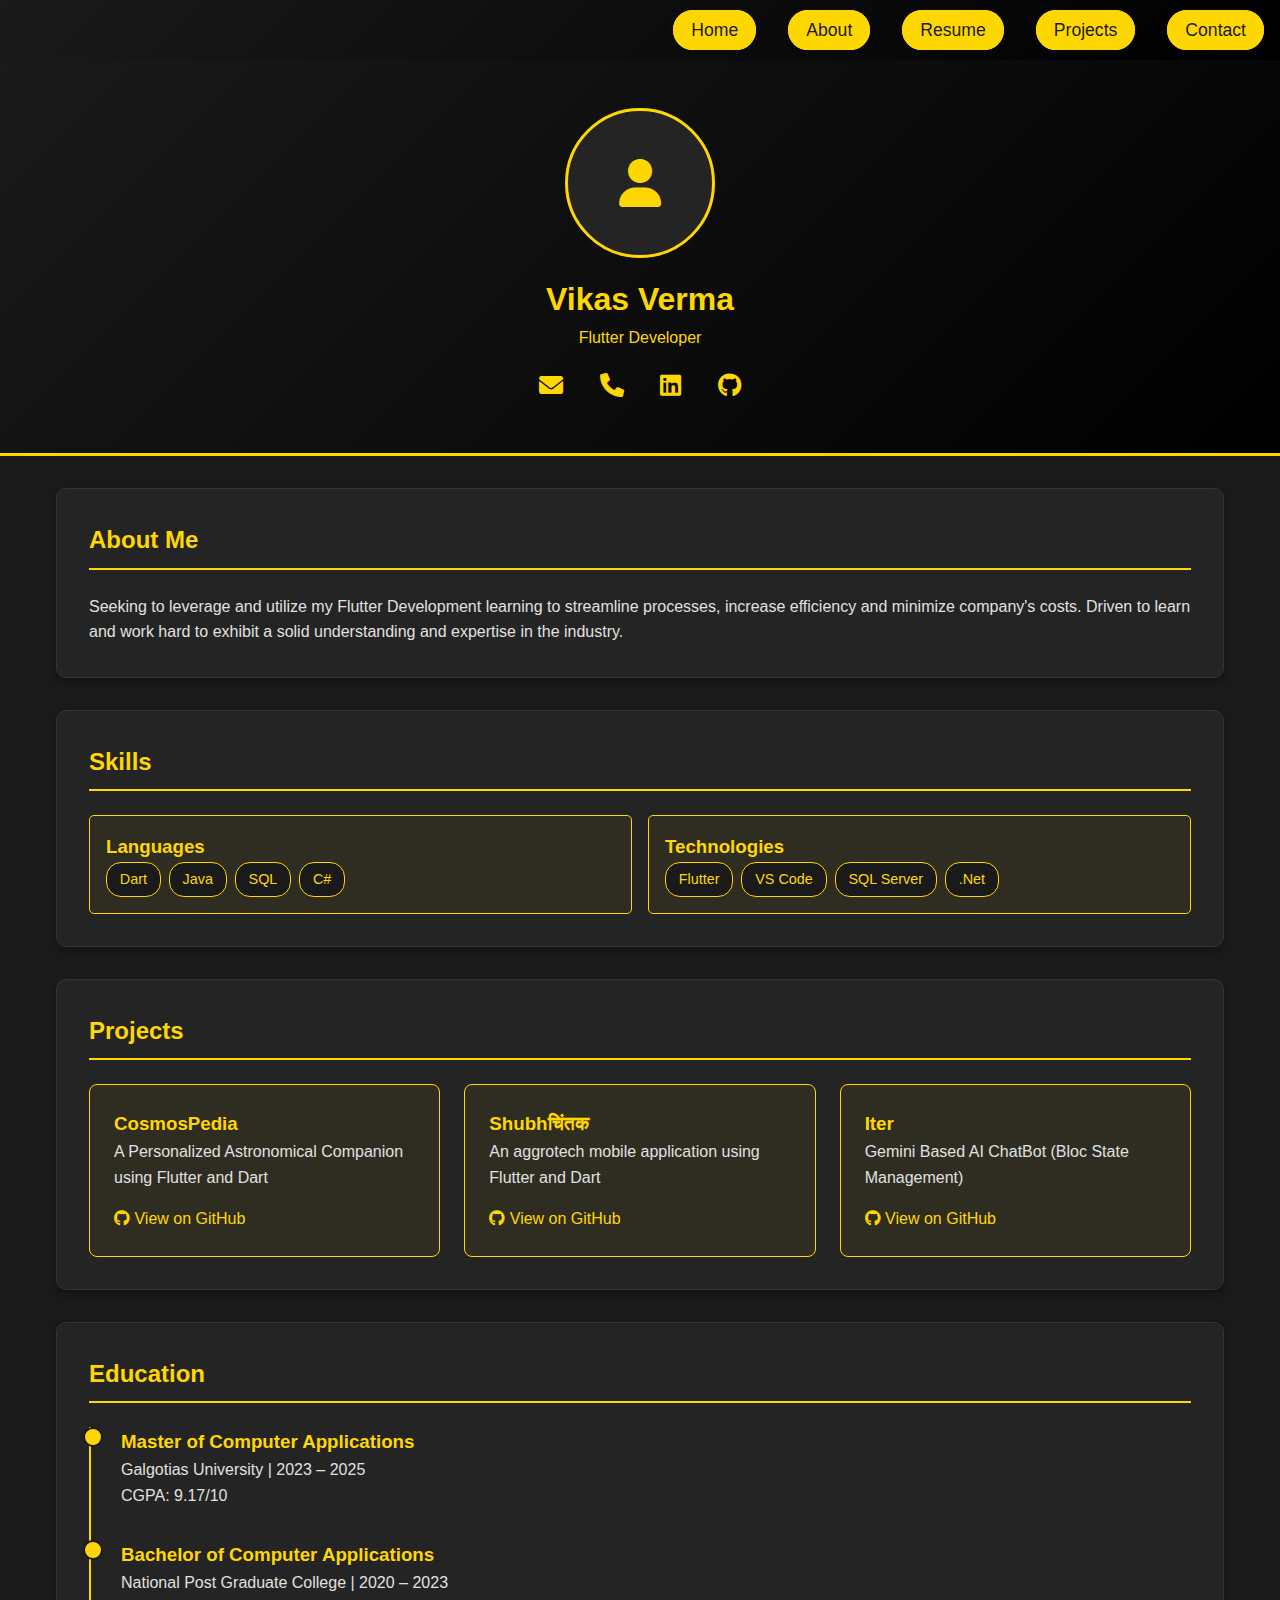
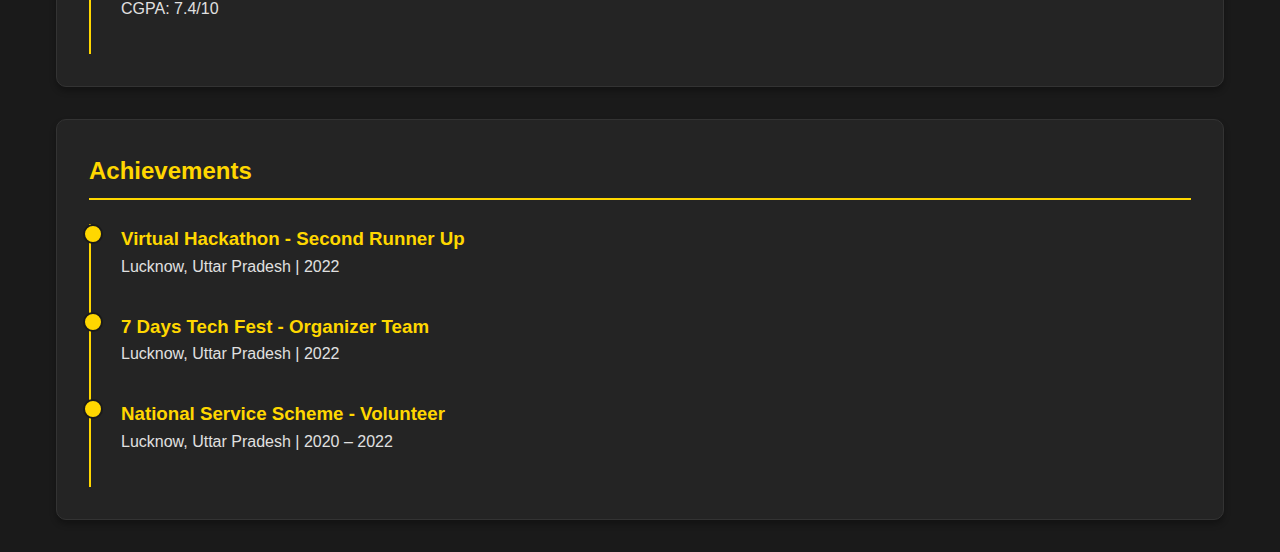
<file: index.html>
<!DOCTYPE html>
	<html lang="en">
	<head>
		<meta charset="UTF-8">
		<meta name="viewport" content="width=device-width, initial-scale=1.0">
		<title>Vikas Verma - Flutter Developer</title>
		<link href="https://cdnjs.cloudflare.com/ajax/libs/font-awesome/6.0.0/css/all.min.css" rel="stylesheet">
		<style>
			* {
				margin: 0;
				padding: 0;
				box-sizing: border-box;
				font-family: 'Segoe UI', Tahoma, Geneva, Verdana, sans-serif;
			}

			:root {
				--primary-color: #FFD700;  /* Yellow */
				--secondary-color: #FFC107; /* Darker Yellow */
				--text-color: #333;
				--dark-bg: #1A1A1A;
				--card-bg: #242424;
				--hover-color: #FFE44D;
			}

			html {
    			scroll-behavior: smooth; /* Enables smooth scrolling */
			}

			body {
				line-height: 1.6;
				color: #E0E0E0;
				background-color: var(--dark-bg);
			}

			/* Navigation Bar */
			nav {
				background: linear-gradient(135deg, var(--dark-bg), #000);
				color: var(--primary-color);
				padding: 1rem;
				position: sticky;
				top: 0;
				z-index: 1000;
			}

			nav ul {
				list-style: none;
				display: flex;
				justify-content: flex-end;
				gap: 2rem;
			}

			nav ul li {
				margin: 0;
			}

			.nav-button {
				background-color: var(--primary-color); /* No background */
				color: var(--dark-bg);
				text-decoration: none; /* Remove underline */
				font-size: 1.1rem;
				padding: 0.5rem 1rem; /* Add padding for the button effect */
				border: 2px solid var(--primary-color); /* Button border */
				border-radius: 50px; /* Rounded corners */
				transition: all 0.3s;
			}

			.nav-button:hover {
				transform: translateY(-5px);
				background-color: var(--hover-color); /* Change background on hover */
				color: var(--dark-bg); /* Change text color on hover */
				box-shadow: 0 4px 8px rgba(255, 215, 0, 0.2); /* Add shadow on hover */
			}

			/* Header Styles */
			header {
				background: linear-gradient(135deg, var(--dark-bg), #000), url("images/portfolio-background.jpg");
				background-size: cover;
				background-position: center;
				color: var(--primary-color);
				padding: 2rem;
				text-align: center;
				border-bottom: 3px solid var(--primary-color);
			}

			.profile-container {
				max-width: 800px;
				margin: 0 auto;
			}

			.profile-image {
				width: 150px;
				height: 150px;
				border-radius: 50%;
				margin: 1rem auto;
				background-color: var(--card-bg);
				border: 3px solid var(--primary-color);
				display: flex;
				align-items: center;
				justify-content: center;
				font-size: 3rem;
				color: var(--primary-color);
			}

			.social-links {
				margin: 1rem 0;
			}

			.social-links a {
				color: var(--primary-color);
				margin: 0 1rem;
				font-size: 1.5rem;
				text-decoration: none;
				transition: all 0.3s;
			}

			.social-links a:hover {
				color: var(--hover-color);
				transform: translateY(-3px);
			}

			/* Main Content Styles */
			main {
				max-width: 1200px;
				margin: 2rem auto;
				padding: 0 1rem;
			}

			.section {
				background: var(--card-bg);
				border-radius: 10px;
				padding: 2rem;
				margin-bottom: 2rem;
				box-shadow: 0 4px 6px rgba(0,0,0,0.3);
				border: 1px solid #333;
			}

			h2 {
				color: var(--primary-color);
				margin-bottom: 1.5rem;
				border-bottom: 2px solid var(--primary-color);
				padding-bottom: 0.5rem;
			}

			/* Skills Section */
			.skills-container {
				display: grid;
				grid-template-columns: repeat(auto-fit, minmax(200px, 1fr));
				gap: 1rem;
			}

			.skill-category {
				background: rgba(255, 215, 0, 0.05);
				padding: 1rem;
				border-radius: 5px;
				border: 1px solid var(--primary-color);
			}

			.skill-category h3 {
				color: var(--primary-color);
			}

			.skill-list {
				display: flex;
				flex-wrap: wrap;
				gap: 0.5rem;
			}

			.skill-tag {
				background: var(--dark-bg);
				color: var(--primary-color);
				padding: 0.3rem 0.8rem;
				border-radius: 15px;
				font-size: 0.9rem;
				border: 1px solid var(--primary-color);
				transition: all 0.3s;
			}

			.skill-tag:hover {
				background: var(--primary-color);
				color: var(--dark-bg);
			}

			/* Projects Section */
			.projects-grid {
				display: grid;
				grid-template-columns: repeat(auto-fit, minmax(300px, 1fr));
				gap: 1.5rem;
			}

			.project-card {
				background: rgba(255, 215, 0, 0.05);
				border-radius: 8px;
				padding: 1.5rem;
				transition: all 0.3s;
				border: 1px solid var(--primary-color);
			}

			.project-card:hover {
				transform: translateY(-5px);
				box-shadow: 0 6px 12px rgba(255, 215, 0, 0.2);
			}

			.project-card h3 {
				color: var(--primary-color);
			}

			.project-links {
				margin-top: 1rem;
			}

			.project-links a {
				color: var(--primary-color);
				text-decoration: none;
				margin-right: 1rem;
				transition: color 0.3s;
			}

			.project-links a:hover {
				color: var(--hover-color);
			}

			/* Timeline Styles */
			.timeline {
				position: relative;
				padding-left: 2rem;
			}

			.timeline-item {
				position: relative;
				padding-bottom: 2rem;
			}

			.timeline-item::before {
				content: '';
				position: absolute;
				left: -2rem;
				top: 0;
				height: 100%;
				width: 2px;
				background: var(--primary-color);
			}

			.timeline-item::after {
				content: '';
				position: absolute;
				left: -2.4rem;
				top: 0;
				width: 1rem;
				height: 1rem;
				border-radius: 50%;
				background: var(--primary-color);
				border: 2px solid var(--dark-bg);
			}

			.timeline-item h3 {
				color: var(--primary-color);
			}

			/* Responsive Design */
			@media (max-width: 768px) {
				.skills-container {
					grid-template-columns: 1fr;
				}

				.projects-grid {
					grid-template-columns: 1fr;
				}

				header {
					padding: 1rem;
				}

				.profile-image {
					width: 120px;
					height: 120px;
				}

				nav ul {
					flex-direction: column;
					align-items: center;
					gap: 1rem;
				}
			}
		</style>
	</head>
	<body>
		<!-- Navigation Bar -->
		<nav>
			<ul>
				<li><a href="#home" class="nav-button">Home</a></li>
				<li><a href="#about" class="nav-button">About</a></li>
				<li><a href="#resume" class="nav-button">Resume</a></li>
				<li><a href="#projects" class="nav-button">Projects</a></li>
				<li><a href="#contact" class="nav-button">Contact</a></li>
			</ul>
		</nav>

		<!-- Header Section -->
		<header id="home">
			<div class="profile-container">
				<div class="profile-image">
					<i class="fas fa-user"></i>
				</div>
				<h1>Vikas Verma</h1>
				<p>Flutter Developer</p>
				<div class="social-links">
					<a href="mailto:vikasverma10072002@outlook.com" title="Email Vikas Verma"><i class="fas fa-envelope"></i></a>
					<a href="tel:639499485" title="Call Vikas Verma"><i class="fas fa-phone"></i></a>
					<a href="https://linkedin.com" target="_blank" rel="noopener" title="LinkedIn Profile"><i class="fab fa-linkedin"></i></a>
					<a href="https://github.com" target="_blank" rel="noopener" title="GitHub Profile"><i class="fab fa-github"></i></a>
				</div>
			</div>
		</header>

		<!-- Main Content -->
		<main>
			<section id="about" class="section">
				<h2>About Me</h2>
				<p>Seeking to leverage and utilize my Flutter Development learning to streamline processes, increase efficiency and minimize company's costs. Driven to learn and work hard to exhibit a solid understanding and expertise in the industry.</p>
			</section>

			<section id="resume" class="section">
				<h2>Skills</h2>
				<div class="skills-container">
					<div class="skill-category">
						<h3>Languages</h3>
						<div class="skill-list">
							<span class="skill-tag">Dart</span>
							<span class="skill-tag">Java</span>
							<span class="skill-tag">SQL</span>
							<span class="skill-tag">C#</span>
						</div>
					</div>
					<div class="skill-category">
						<h3>Technologies</h3>
						<div class="skill-list">
							<span class="skill-tag">Flutter</span>
							<span class="skill-tag">VS Code</span>
							<span class="skill-tag">SQL Server</span>
							<span class="skill-tag">.Net</span>
						</div>
					</div>
				</div>
			</section>

			<section id="projects" class="section">
				<h2>Projects</h2>
				<div class="projects-grid">
					<div class="project-card">
						<h3>CosmosPedia</h3>
						<p>A Personalized Astronomical Companion using Flutter and Dart</p>
						<div class="project-links">
							<a href="#"><i class="fab fa-github"></i> View on GitHub</a>
						</div>
					</div>
					<div class="project-card">
						<h3>Shubhचिंतक</h3>
						<p>An aggrotech mobile application using Flutter and Dart</p>
						<div class="project-links">
							<a href="#"><i class="fab fa-github"></i> View on GitHub</a>
						</div>
					</div>
					<div class="project-card">
						<h3>Iter</h3>
						<p>Gemini Based AI ChatBot (Bloc State Management)</p>
						<div class="project-links">
							<a href="#"><i class="fab fa-github"></i> View on GitHub</a>
						</div>
					</div>
				</div>
			</section>

			<section class="section">
				<h2>Education</h2>
				<div class="timeline">
					<div class="timeline-item">
						<h3>Master of Computer Applications</h3>
						<p>Galgotias University | 2023 – 2025</p>
						<p>CGPA: 9.17/10</p>
					</div>
					<div class="timeline-item">
						<h3>Bachelor of Computer Applications</h3>
						<p>National Post Graduate College | 2020 – 2023</p>
						<p>CGPA: 7.4/10</p>
					</div>
				</div>
			</section>

			<section id="contact" class="section">
				<h2>Achievements</h2>
				<div class="timeline">
					<div class="timeline-item">
						<h3>Virtual Hackathon - Second Runner Up</h3>
						<p>Lucknow, Uttar Pradesh | 2022</p>
					</div>
					<div class="timeline-item">
						<h3>7 Days Tech Fest - Organizer Team</h3>
						<p>Lucknow, Uttar Pradesh | 2022</p>
					</div>
					<div class="timeline-item">
						<h3>National Service Scheme - Volunteer</h3>
						<p>Lucknow, Uttar Pradesh | 2020 – 2022</p>
					</div>
				</div>
			</section>
		</main>

		<script>
			// Smooth scroll with offset
			document.querySelectorAll('nav ul li a').forEach(button => {
				button.addEventListener('click', function(e) {
					e.preventDefault(); // Prevent default anchor click behavior

					const targetId = this.getAttribute('href'); // Get target section ID
					const targetSection = document.querySelector(targetId); // Find target section

					// Calculate the offset (adjust the value as needed)
					const offset = 100; // Number of pixels to stop before the section
					const elementPosition = targetSection.getBoundingClientRect().top;
					const offsetPosition = elementPosition + window.pageYOffset - offset;

					// Scroll to the calculated position
					window.scrollTo({
						top: offsetPosition,
						behavior: 'smooth' // Smooth scroll
					});
				});
			});

			// Load projects from localStorage
			function loadProjects() {
				const projects = JSON.parse(localStorage.getItem('portfolioProjects')) || [
					{
						title: "CosmosPedia",
						description: "A Personalized Astronomical Companion using Flutter and Dart",
						github: "#"
					},
					{
						title: "Shubhचिंतक",
						description: "An aggrotech mobile application using Flutter and Dart",
						github: "#"
					},
					{
						title: "Iter",
						description: "Gemini Based AI ChatBot (Bloc State Management)",
						github: "#"
					}
				];

				const projectsGrid = document.querySelector('.projects-grid');
				projectsGrid.innerHTML = projects.map(project => `
					<div class="project-card">
						<h3>${project.title}</h3>
						<p>${project.description}</p>
						<div class="project-links">
							<a href="${project.github}"><i class="fab fa-github"></i> View on GitHub</a>
						</div>
					</div>
				`).join('');
			}

			// Load projects when the page loads
			document.addEventListener('DOMContentLoaded', loadProjects);


		</script>
	</body>
	</html>
</file>
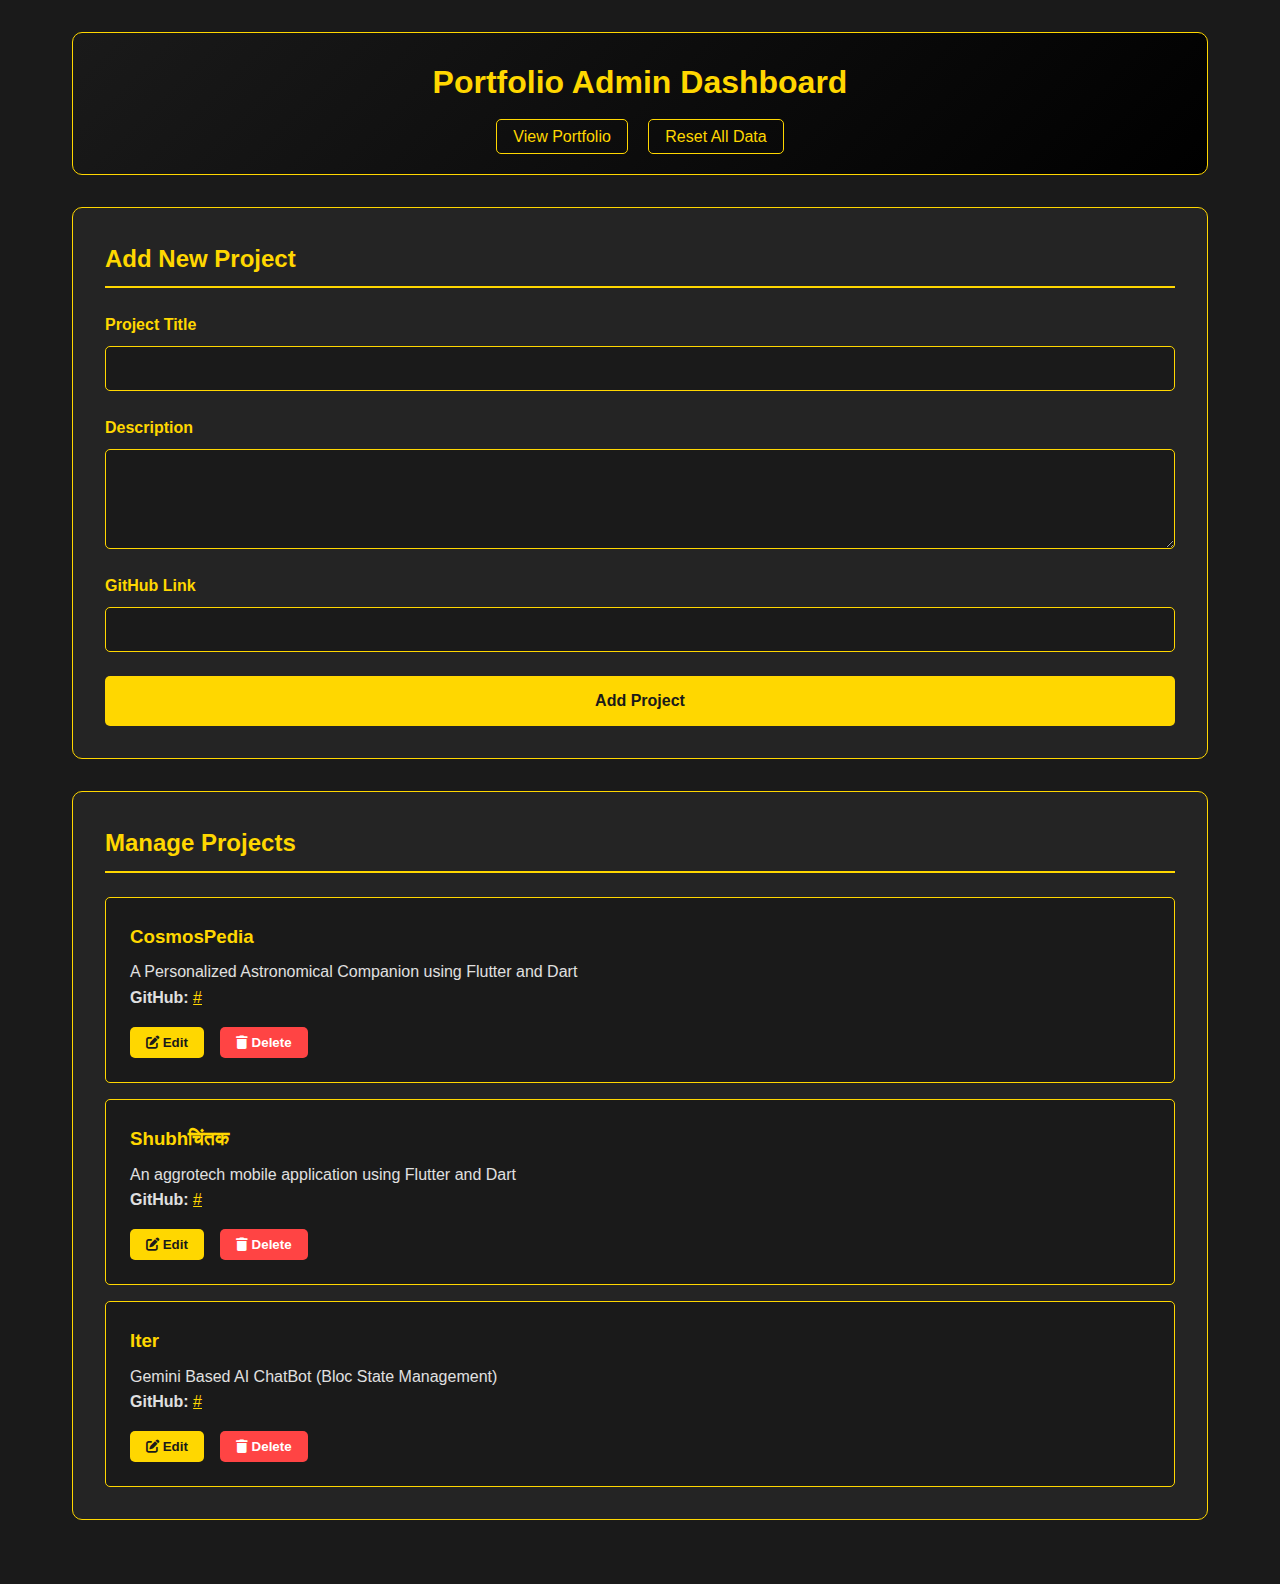
<file: admin.html>
<!DOCTYPE html>
<html lang="en">
<head>
    <meta charset="UTF-8">
    <meta name="viewport" content="width=device-width, initial-scale=1.0">
    <title>Portfolio Admin Dashboard</title>
    <link href="https://cdnjs.cloudflare.com/ajax/libs/font-awesome/6.0.0/css/all.min.css" rel="stylesheet">
    <style>
        :root {
            --primary-color: #FFD700;
            --secondary-color: #FFC107;
            --dark-bg: #1A1A1A;
            --card-bg: #242424;
            --hover-color: #FFE44D;
        }

        * {
            margin: 0;
            padding: 0;
            box-sizing: border-box;
            font-family: 'Segoe UI', Tahoma, Geneva, Verdana, sans-serif;
        }

        body {
            background-color: var(--dark-bg);
            color: #E0E0E0;
            line-height: 1.6;
        }

        .dashboard {
            max-width: 1200px;
            margin: 0 auto;
            padding: 2rem;
        }

        .header {
            background: linear-gradient(135deg, var(--dark-bg), #000);
            padding: 1.5rem;
            border-radius: 10px;
            margin-bottom: 2rem;
            border: 1px solid var(--primary-color);
        }

        .header h1 {
            color: var(--primary-color);
            text-align: center;
        }

        .nav-links {
            margin-top: 1rem;
            text-align: center;
        }

        .nav-links a {
            color: var(--primary-color);
            text-decoration: none;
            padding: 0.5rem 1rem;
            margin: 0 0.5rem;
            border: 1px solid var(--primary-color);
            border-radius: 5px;
            transition: all 0.3s;
        }

        .nav-links a:hover {
            background: var(--primary-color);
            color: var(--dark-bg);
        }

        .content-section {
            background: var(--card-bg);
            padding: 2rem;
            border-radius: 10px;
            margin-bottom: 2rem;
            border: 1px solid var(--primary-color);
        }

        .section-title {
            color: var(--primary-color);
            margin-bottom: 1.5rem;
            border-bottom: 2px solid var(--primary-color);
            padding-bottom: 0.5rem;
        }

        .project-form {
            display: grid;
            gap: 1.5rem;
        }

        .form-group {
            display: flex;
            flex-direction: column;
            gap: 0.5rem;
        }

        .form-group label {
            color: var(--primary-color);
            font-weight: bold;
        }

        .form-group input,
        .form-group textarea {
            padding: 0.8rem;
            border-radius: 5px;
            border: 1px solid var(--primary-color);
            background: var(--dark-bg);
            color: #fff;
            font-size: 1rem;
        }

        .form-group textarea {
            min-height: 100px;
            resize: vertical;
        }

        .form-group button {
            background: var(--primary-color);
            color: var(--dark-bg);
            padding: 1rem;
            border: none;
            border-radius: 5px;
            cursor: pointer;
            font-weight: bold;
            font-size: 1rem;
            transition: all 0.3s;
        }

        .form-group button:hover {
            background: var(--hover-color);
            transform: translateY(-2px);
        }

        .projects-list {
            display: grid;
            gap: 1rem;
        }

        .project-item {
            background: var(--dark-bg);
            padding: 1.5rem;
            border-radius: 5px;
            border: 1px solid var(--primary-color);
        }

        .project-item h3 {
            color: var(--primary-color);
            margin-bottom: 0.5rem;
        }

        .project-actions {
            display: flex;
            gap: 1rem;
            margin-top: 1rem;
        }

        .action-btn {
            padding: 0.5rem 1rem;
            border: none;
            border-radius: 5px;
            cursor: pointer;
            font-weight: bold;
            transition: all 0.3s;
        }

        .edit-btn {
            background: var(--primary-color);
            color: var(--dark-bg);
        }

        .delete-btn {
            background: #ff4444;
            color: white;
        }

        .action-btn:hover {
            transform: translateY(-2px);
            opacity: 0.9;
        }

        .success-message {
            background: #4CAF50;
            color: white;
            padding: 1rem;
            border-radius: 5px;
            margin-bottom: 1rem;
            display: none;
        }
    </style>
</head>
<body>
    <div class="dashboard">
        <header class="header">
            <h1>Portfolio Admin Dashboard</h1>
            <div class="nav-links">
                <a href="index.html" target="_blank">View Portfolio</a>
                <a href="#" onclick="clearLocalStorage()">Reset All Data</a>
            </div>
        </header>

        <div id="successMessage" class="success-message">
            Changes saved successfully!
        </div>

        <section class="content-section">
            <h2 class="section-title">Add New Project</h2>
            <form id="projectForm" class="project-form" onsubmit="addProject(event)">
                <div class="form-group">
                    <label for="projectTitle">Project Title</label>
                    <input type="text" id="projectTitle" required>
                </div>
                <div class="form-group">
                    <label for="projectDescription">Description</label>
                    <textarea id="projectDescription" required></textarea>
                </div>
                <div class="form-group">
                    <label for="projectGithub">GitHub Link</label>
                    <input type="url" id="projectGithub" required>
                </div>
                <div class="form-group">
                    <button type="submit">Add Project</button>
                </div>
            </form>
        </section>

        <section class="content-section">
            <h2 class="section-title">Manage Projects</h2>
            <div id="projectsList" class="projects-list">
                <!-- Projects will be listed here -->
            </div>
        </section>
    </div>

    <script>
        // Initialize projects from localStorage or use default projects
        let projects = JSON.parse(localStorage.getItem('portfolioProjects')) || [
            {
                title: "CosmosPedia",
                description: "A Personalized Astronomical Companion using Flutter and Dart",
                github: "#"
            },
            {
                title: "Shubhचिंतक",
                description: "An aggrotech mobile application using Flutter and Dart",
                github: "#"
            },
            {
                title: "Iter",
                description: "Gemini Based AI ChatBot (Bloc State Management)",
                github: "#"
            }
        ];

        // Add new project
        function addProject(event) {
            event.preventDefault();
            
            const newProject = {
                title: document.getElementById('projectTitle').value,
                description: document.getElementById('projectDescription').value,
                github: document.getElementById('projectGithub').value
            };

            projects.push(newProject);
            saveProjects();
            updateProjectsList();
            document.getElementById('projectForm').reset();
            showSuccessMessage('Project added successfully!');
        }

        // Delete project
        function deleteProject(index) {
            if (confirm('Are you sure you want to delete this project?')) {
                projects.splice(index, 1);
                saveProjects();
                updateProjectsList();
                showSuccessMessage('Project deleted successfully!');
            }
        }

        // Edit project
        function editProject(index) {
            const project = projects[index];
            document.getElementById('projectTitle').value = project.title;
            document.getElementById('projectDescription').value = project.description;
            document.getElementById('projectGithub').value = project.github;
            
            // Remove the old project
            projects.splice(index, 1);
            updateProjectsList();
            showSuccessMessage('Project ready for editing. Make your changes and submit.');
        }

        // Save projects to localStorage
        function saveProjects() {
            localStorage.setItem('portfolioProjects', JSON.stringify(projects));
        }

        // Clear all data
        function clearLocalStorage() {
            if (confirm('Are you sure you want to reset all data? This cannot be undone.')) {
                localStorage.clear();
                location.reload();
            }
        }

        // Show success message
        function showSuccessMessage(message) {
            const successMessage = document.getElementById('successMessage');
            successMessage.textContent = message;
            successMessage.style.display = 'block';
            setTimeout(() => {
                successMessage.style.display = 'none';
            }, 3000);
        }

        // Update projects list in admin panel
        function updateProjectsList() {
            const projectsList = document.getElementById('projectsList');
            projectsList.innerHTML = projects.map((project, index) => `
                <div class="project-item">
                    <h3>${project.title}</h3>
                    <p>${project.description}</p>
                    <p><strong>GitHub:</strong> <a href="${project.github}" target="_blank" style="color: var(--primary-color)">${project.github}</a></p>
                    <div class="project-actions">
                        <button class="action-btn edit-btn" onclick="editProject(${index})">
                            <i class="fas fa-edit"></i> Edit
                        </button>
                        <button class="action-btn delete-btn" onclick="deleteProject(${index})">
                            <i class="fas fa-trash"></i> Delete
                        </button>
                    </div>
                </div>
            `).join('');
        }

        // Initial display update
        document.addEventListener('DOMContentLoaded', updateProjectsList);
    </script>
</body>
</html>
</file>
